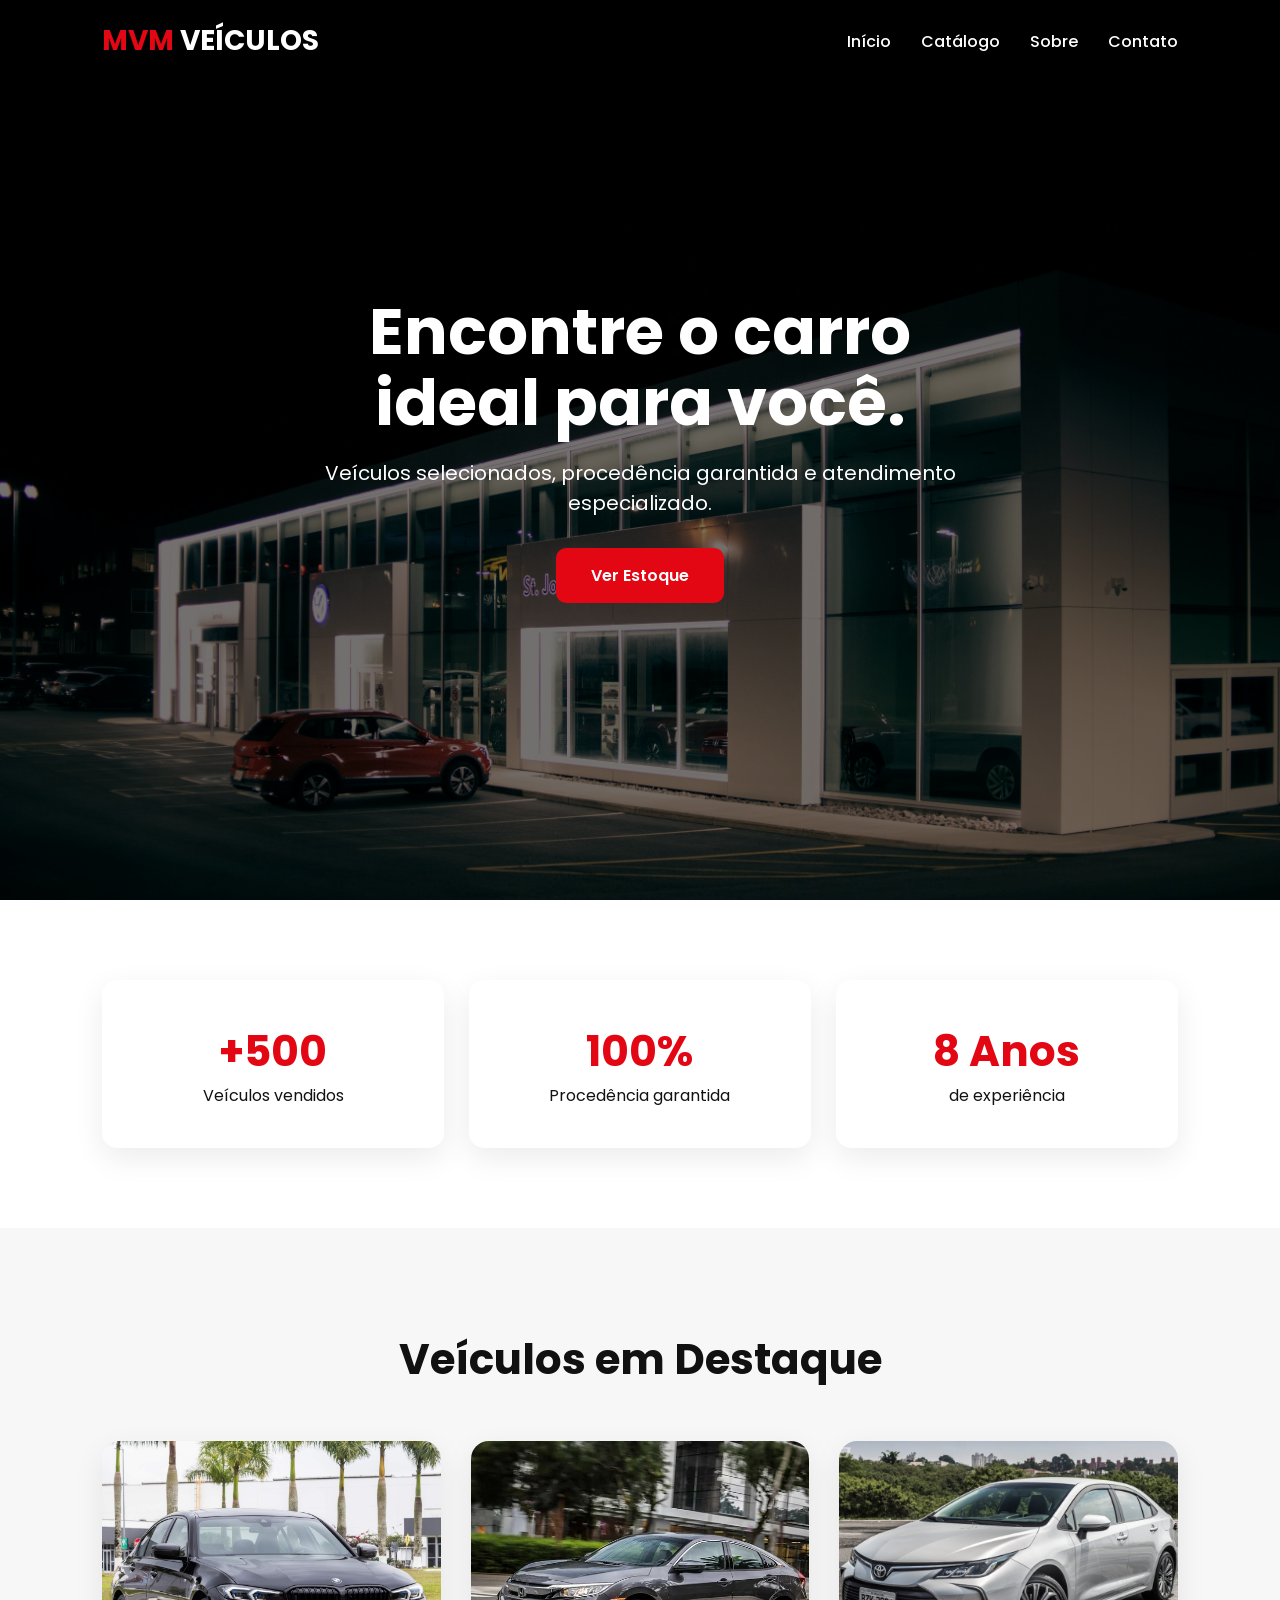
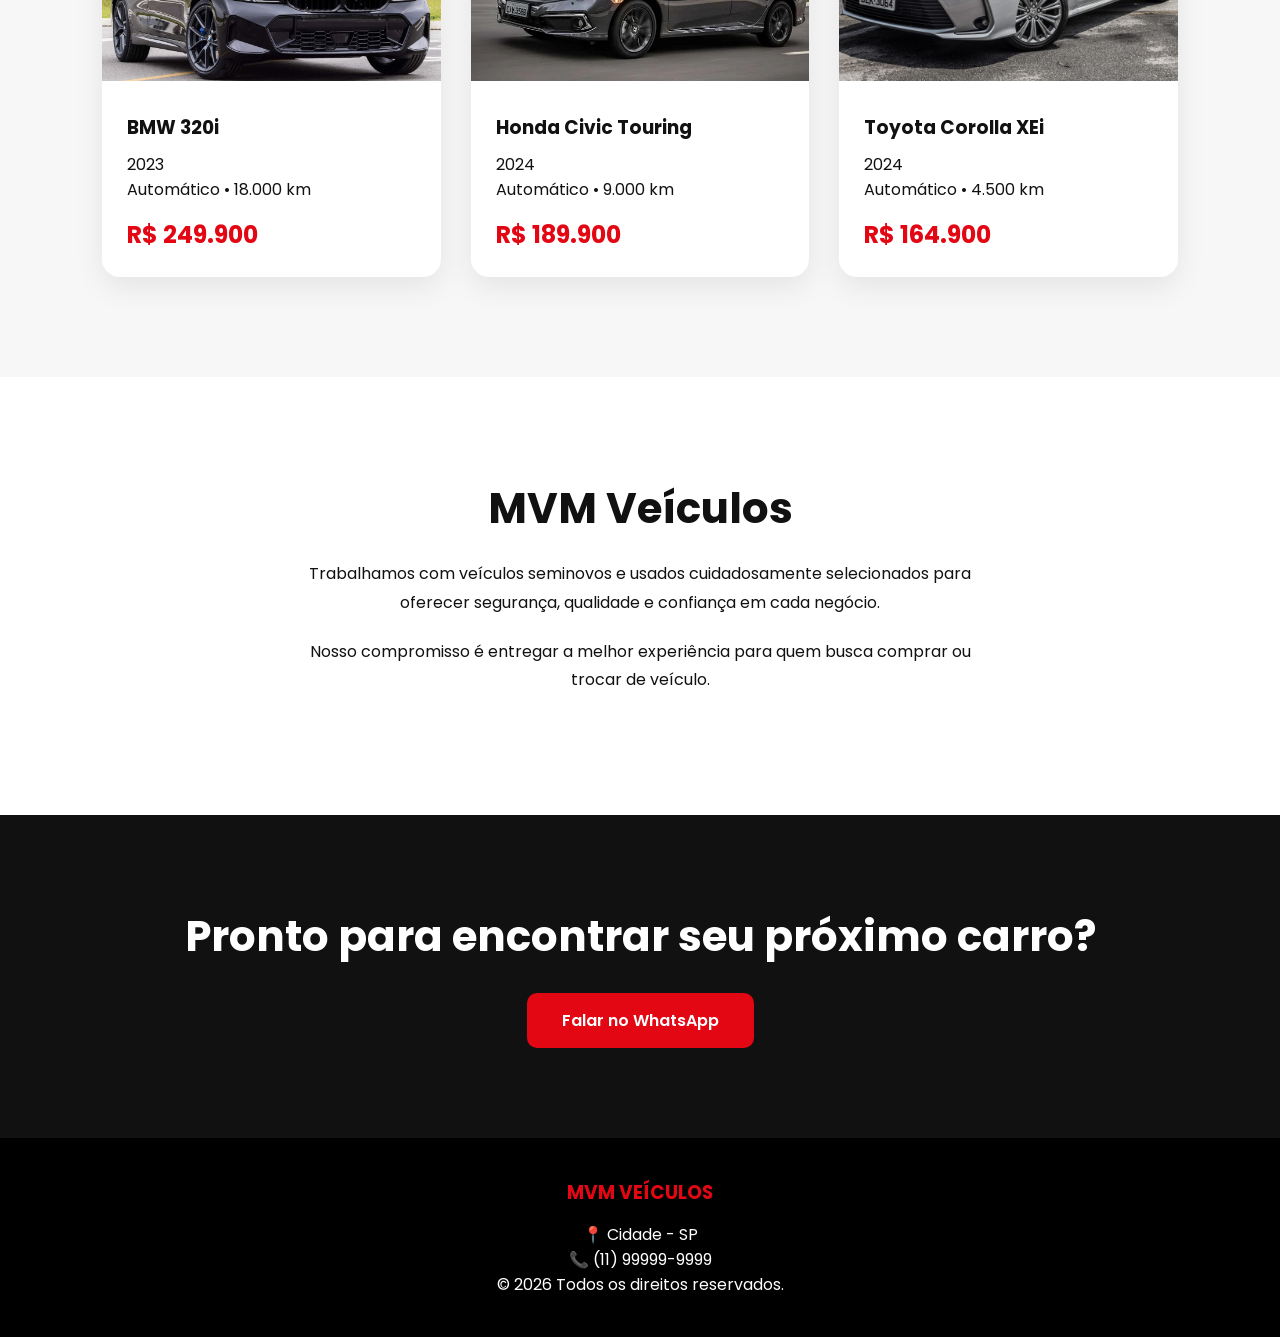
<file: index.html>
<!DOCTYPE html>
<html lang="pt-BR">
<head>
<meta charset="UTF-8">
<meta name="viewport" content="width=device-width, initial-scale=1.0">
<title>MVM Veículos</title>

<link rel="stylesheet" href="style.css">

<link rel="preconnect" href="https://fonts.googleapis.com">
<link href="https://fonts.googleapis.com/css2?family=Poppins:wght@300;400;500;600;700&display=swap" rel="stylesheet">
</head>

<body>

<header>
    <div class="logo">
        <span>MVM</span> VEÍCULOS
    </div>

    <nav>
        <a href="#inicio">Início</a>
        <a href="#catalogo">Catálogo</a>
        <a href="#sobre">Sobre</a>
        <a href="#contato">Contato</a>
    </nav>
</header>

<section class="hero" id="inicio">
    <div class="overlay"></div>

    <div class="hero-content reveal">
        <h1>Encontre o carro ideal para você.</h1>

        <p>
            Veículos selecionados, procedência garantida
            e atendimento especializado.
        </p>

        <a href="#catalogo" class="btn">
            Ver Estoque
        </a>
    </div>
</section>

<section class="destaques reveal">
    <div class="card-info">
        <h3>+500</h3>
        <p>Veículos vendidos</p>
    </div>

    <div class="card-info">
        <h3>100%</h3>
        <p>Procedência garantida</p>
    </div>

    <div class="card-info">
        <h3>8 Anos</h3>
        <p>de experiência</p>
    </div>
</section>

<section id="catalogo" class="catalogo">

    <div class="section-title reveal">
        <h2>Veículos em Destaque</h2>
    </div>

    <div class="cars-grid">

       <a href="bmw.html" class="car-link">

    <div class="car-card reveal">
        <img src="bmw.jpg">

        <div class="car-content">
            <h3>BMW 320i</h3>
            <span>2023</span>
            <p>Automático • 18.000 km</p>
            <strong>R$ 249.900</strong>
        </div>
    </div>

</a>

        <a href="civic.html" class="car-link">

    <div class="car-card reveal">
        <img src="civic.webp">

        <div class="car-content">
            <h3>Honda Civic Touring</h3>
            <span>2024</span>
            <p>Automático • 9.000 km</p>
            <strong>R$ 189.900</strong>
        </div>
    </div>

</a>

        <a href="corolla.html" class="car-link">

    <div class="car-card reveal">
        <img src="corolla.jpg">

        <div class="car-content">
            <h3>Toyota Corolla XEi</h3>
            <span>2024</span>
            <p>Automático • 4.500 km</p>
            <strong>R$ 164.900</strong>
        </div>
    </div>

</a>

    </div>

</section>

<section id="sobre" class="sobre">

    <div class="sobre-container reveal">

        <div class="sobre-texto">
            <h2>MVM Veículos</h2>

            <p>
                Trabalhamos com veículos seminovos e usados
                cuidadosamente selecionados para oferecer
                segurança, qualidade e confiança em cada negócio.
            </p>

            <p>
                Nosso compromisso é entregar a melhor experiência
                para quem busca comprar ou trocar de veículo.
            </p>
        </div>

    </div>

</section>

<section class="cta reveal">

    <h2>Pronto para encontrar seu próximo carro?</h2>

    <a href="https://wa.me/5500000000000" target="_blank">
        Falar no WhatsApp
    </a>

</section>

<footer id="contato">

    <h3>MVM VEÍCULOS</h3>

    <p>📍  Cidade - SP</p>
    <p>📞 (11) 99999-9999</p>

    <span>© 2026 Todos os direitos reservados.</span>

</footer>

<script src="script.js"></script>

</body>
</html>
</file>
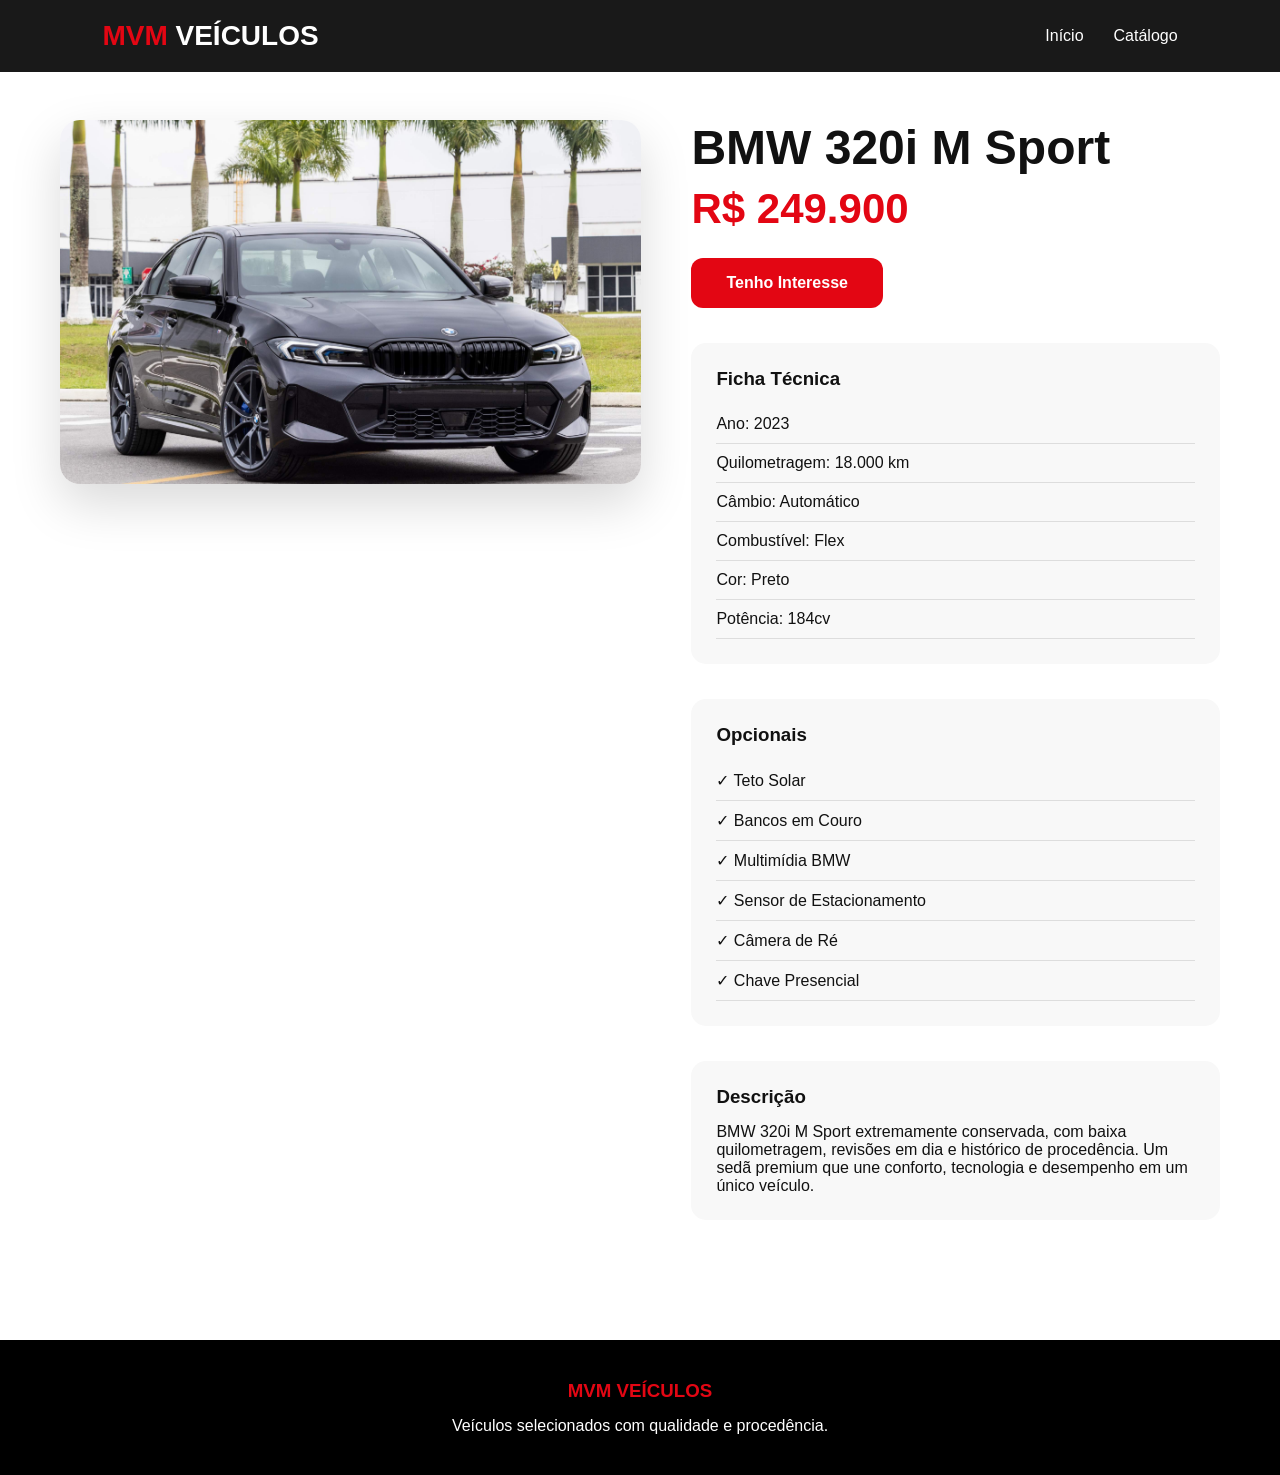
<file: bmw.html>
<!DOCTYPE html>
<html lang="pt-BR">

<head>
<meta charset="UTF-8">
<meta name="viewport" content="width=device-width, initial-scale=1.0">

<title>BMW 320i M Sport | MVM Veículos</title>

<link rel="stylesheet" href="style.css">

<style>

.carro-detalhes{
max-width:1200px;
margin:120px auto;
padding:0 20px;
}

.carro-grid{
display:grid;
grid-template-columns:1.1fr 1fr;
gap:50px;
align-items:start;
}

.carro-imagem img{
width:100%;
border-radius:20px;
box-shadow:0 20px 50px rgba(0,0,0,.15);
}

.carro-info h1{
font-size:48px;
margin-bottom:10px;
color:#111;
}

.preco{
font-size:42px;
font-weight:700;
color:#e30613;
margin-bottom:25px;
}

.btn-whatsapp{
display:inline-block;
padding:16px 35px;
background:#e30613;
color:white;
text-decoration:none;
font-weight:600;
border-radius:12px;
transition:.3s;
}

.btn-whatsapp:hover{
transform:translateY(-3px);
}

.ficha,
.opcionais,
.descricao{
margin-top:35px;
background:#f8f8f8;
padding:25px;
border-radius:15px;
}

.ficha h3,
.opcionais h3,
.descricao h3{
margin-bottom:15px;
}

.ficha ul,
.opcionais ul{
list-style:none;
}

.ficha li,
.opcionais li{
padding:10px 0;
border-bottom:1px solid #ddd;
}

.relacionados{
max-width:1200px;
margin:80px auto;
padding:0 20px;
}

.relacionados h2{
margin-bottom:30px;
font-size:32px;
}

.relacionados-grid{
display:grid;
grid-template-columns:repeat(auto-fit,minmax(250px,1fr));
gap:25px;
}

.relacionado-card{
background:white;
border-radius:18px;
overflow:hidden;
box-shadow:0 10px 30px rgba(0,0,0,.08);
transition:.3s;
text-decoration:none;
color:#111;
}

.relacionado-card:hover{
transform:translateY(-10px);
}

.relacionado-card img{
width:100%;
height:180px;
object-fit:cover;
}

.relacionado-card div{
padding:20px;
}

.relacionado-card h3{
margin-bottom:10px;
}

.relacionado-card strong{
color:#e30613;
}

@media(max-width:900px){

.carro-grid{
grid-template-columns:1fr;
}

.carro-info h1{
font-size:36px;
}

.preco{
font-size:34px;
}

}

</style>

</head>

<body>

<header>
<div class="logo">
<span>MVM</span> VEÍCULOS
</div>

<nav>
<a href="index.html">Início</a>
<a href="index.html#catalogo">Catálogo</a>
</nav>
</header>

<section class="carro-detalhes">

<div class="carro-grid">

<div class="carro-imagem">
<img src="bmw.jpg" alt="BMW 320i">
</div>

<div class="carro-info">

<h1>BMW 320i M Sport</h1>

<div class="preco">
R$ 249.900
</div>

<a href="https://wa.me/5579999999999" class="btn-whatsapp">
Tenho Interesse
</a>

<div class="ficha">

<h3>Ficha Técnica</h3>

<ul>
<li>Ano: 2023</li>
<li>Quilometragem: 18.000 km</li>
<li>Câmbio: Automático</li>
<li>Combustível: Flex</li>
<li>Cor: Preto</li>
<li>Potência: 184cv</li>
</ul>

</div>

<div class="opcionais">

<h3>Opcionais</h3>

<ul>
<li>✓ Teto Solar</li>
<li>✓ Bancos em Couro</li>
<li>✓ Multimídia BMW</li>
<li>✓ Sensor de Estacionamento</li>
<li>✓ Câmera de Ré</li>
<li>✓ Chave Presencial</li>
</ul>

</div>

<div class="descricao">

<h3>Descrição</h3>

<p>
BMW 320i M Sport extremamente conservada, com baixa quilometragem,
revisões em dia e histórico de procedência. Um sedã premium que une
conforto, tecnologia e desempenho em um único veículo.
</p>

</div>

</div>

</div>

</section>



</div>

</section>

<footer>

<h3>MVM VEÍCULOS</h3>

<p>Veículos selecionados com qualidade e procedência.</p>

</footer>

</body>

</html>
</file>
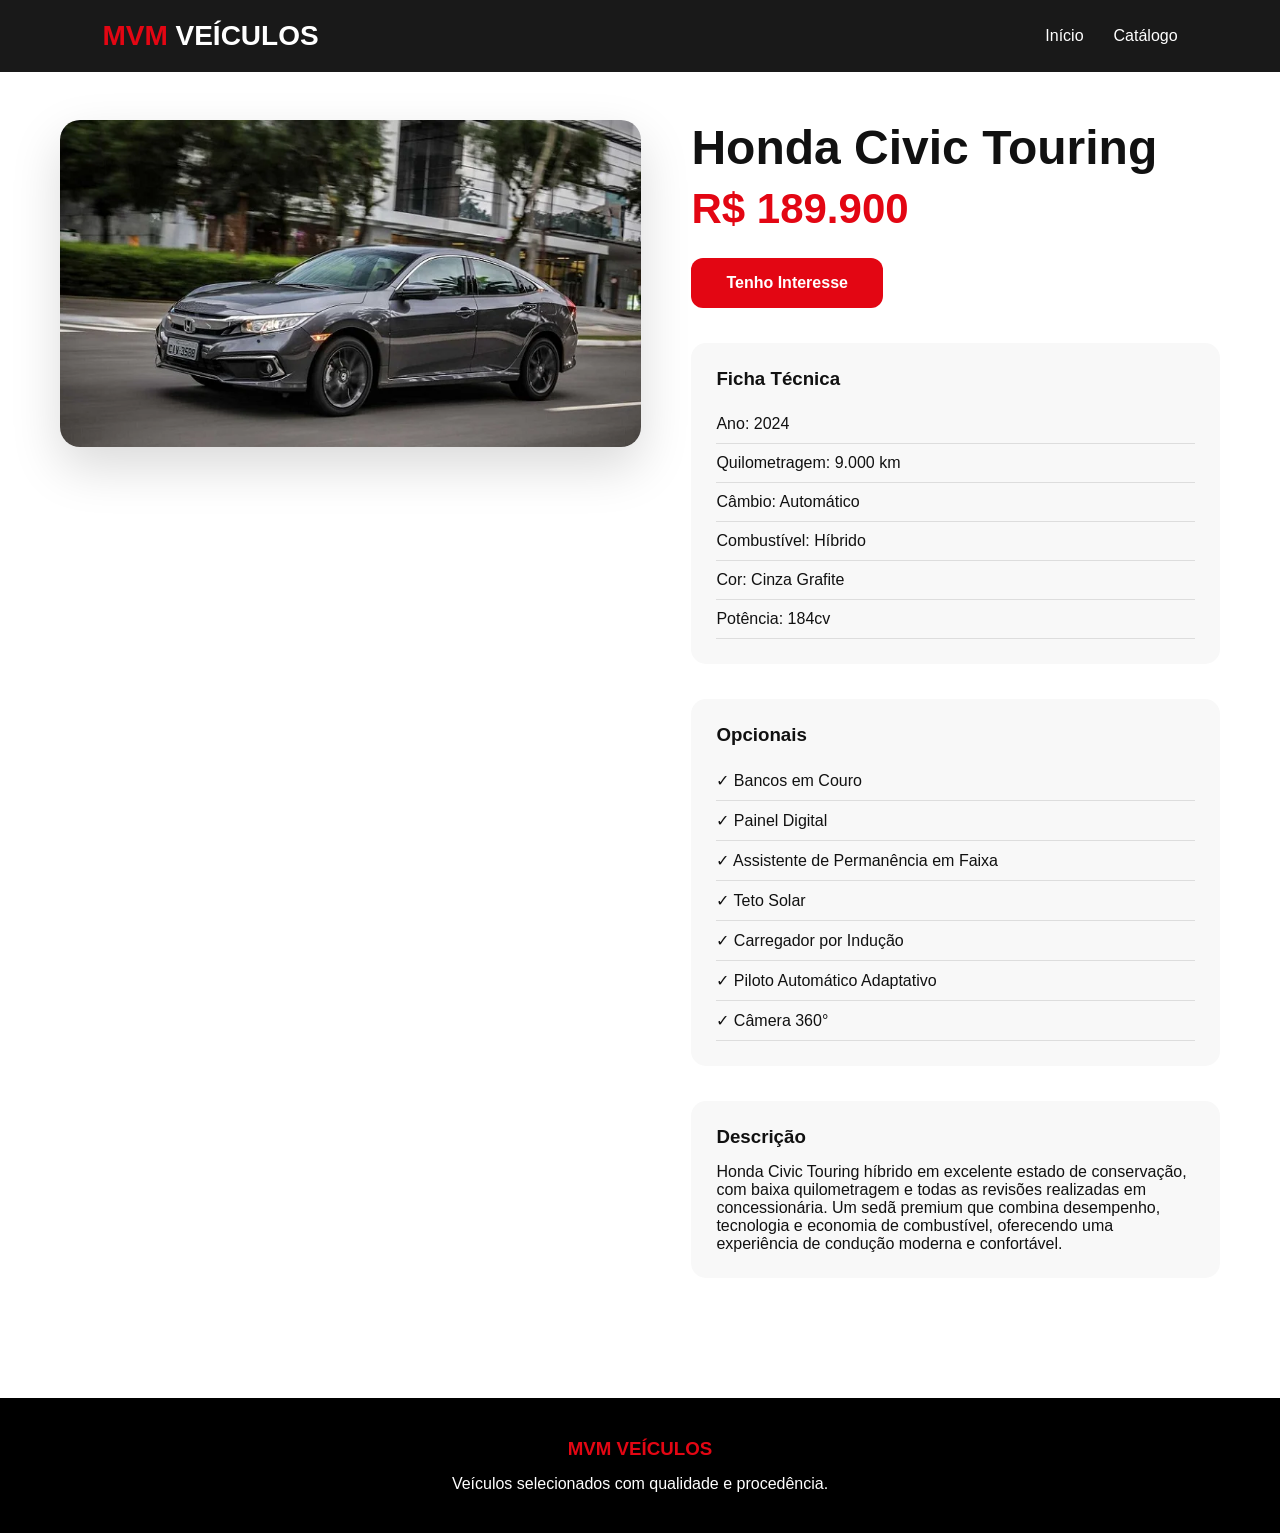
<file: civic.html>
<!DOCTYPE html>

<html lang="pt-BR">

<head>
<meta charset="UTF-8">
<meta name="viewport" content="width=device-width, initial-scale=1.0">

<title>Honda Civic Touring | MVM Veículos</title>

<link rel="stylesheet" href="style.css">

<style>

.carro-detalhes{
max-width:1200px;
margin:120px auto;
padding:0 20px;
}

.carro-grid{
display:grid;
grid-template-columns:1.1fr 1fr;
gap:50px;
align-items:start;
}

.carro-imagem img{
width:100%;
border-radius:20px;
box-shadow:0 20px 50px rgba(0,0,0,.15);
}

.carro-info h1{
font-size:48px;
margin-bottom:10px;
color:#111;
}

.preco{
font-size:42px;
font-weight:700;
color:#e30613;
margin-bottom:25px;
}

.btn-whatsapp{
display:inline-block;
padding:16px 35px;
background:#e30613;
color:white;
text-decoration:none;
font-weight:600;
border-radius:12px;
transition:.3s;
}

.btn-whatsapp:hover{
transform:translateY(-3px);
}

.ficha,
.opcionais,
.descricao{
margin-top:35px;
background:#f8f8f8;
padding:25px;
border-radius:15px;
}

.ficha h3,
.opcionais h3,
.descricao h3{
margin-bottom:15px;
}

.ficha ul,
.opcionais ul{
list-style:none;
}

.ficha li,
.opcionais li{
padding:10px 0;
border-bottom:1px solid #ddd;
}

@media(max-width:900px){

.carro-grid{
grid-template-columns:1fr;
}

.carro-info h1{
font-size:36px;
}

.preco{
font-size:34px;
}

}

</style>

</head>

<body>

<header>
<div class="logo">
<span>MVM</span> VEÍCULOS
</div>

<nav>
<a href="index.html">Início</a>
<a href="index.html#catalogo">Catálogo</a>
</nav>
</header>

<section class="carro-detalhes">

<div class="carro-grid">

<div class="carro-imagem">
<img src="civic.webp" alt="Honda Civic Touring">
</div>

<div class="carro-info">

<h1>Honda Civic Touring</h1>

<div class="preco">
R$ 189.900
</div>

<a href="https://wa.me/5579999999999" class="btn-whatsapp">
Tenho Interesse
</a>

<div class="ficha">

<h3>Ficha Técnica</h3>

<ul>
<li>Ano: 2024</li>
<li>Quilometragem: 9.000 km</li>
<li>Câmbio: Automático</li>
<li>Combustível: Híbrido</li>
<li>Cor: Cinza Grafite</li>
<li>Potência: 184cv</li>
</ul>

</div>

<div class="opcionais">

<h3>Opcionais</h3>

<ul>
<li>✓ Bancos em Couro</li>
<li>✓ Painel Digital</li>
<li>✓ Assistente de Permanência em Faixa</li>
<li>✓ Teto Solar</li>
<li>✓ Carregador por Indução</li>
<li>✓ Piloto Automático Adaptativo</li>
<li>✓ Câmera 360°</li>
</ul>

</div>

<div class="descricao">

<h3>Descrição</h3>

<p>
Honda Civic Touring híbrido em excelente estado de conservação,
com baixa quilometragem e todas as revisões realizadas em concessionária.
Um sedã premium que combina desempenho, tecnologia e economia de combustível,
oferecendo uma experiência de condução moderna e confortável.
</p>

</div>

</div>

</div>

</section>

<footer>

<h3>MVM VEÍCULOS</h3>

<p>Veículos selecionados com qualidade e procedência.</p>

</footer>

</body>

</html>
</file>
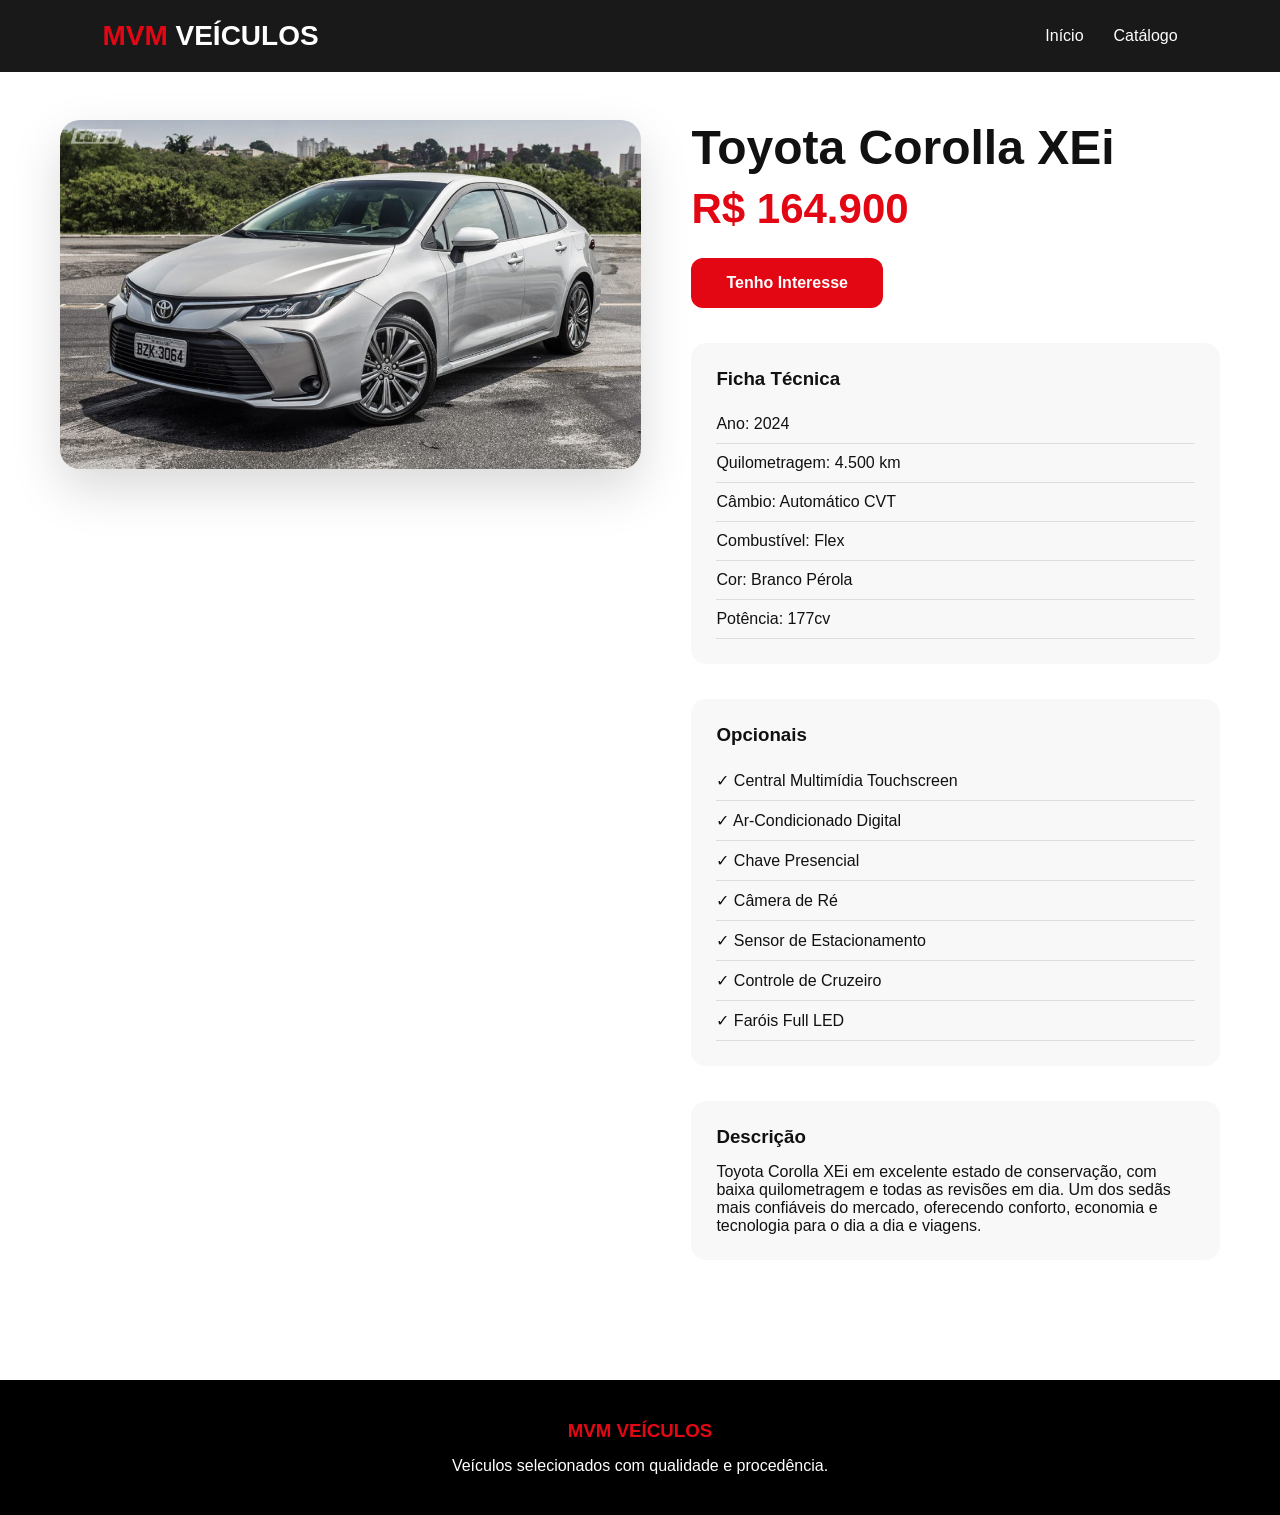
<file: corolla.html>
<!DOCTYPE html>

<html lang="pt-BR">

<head>
<meta charset="UTF-8">
<meta name="viewport" content="width=device-width, initial-scale=1.0">

<title>Toyota Corolla XEi | MVM Veículos</title>

<link rel="stylesheet" href="style.css">

<style>

.carro-detalhes{
max-width:1200px;
margin:120px auto;
padding:0 20px;
}

.carro-grid{
display:grid;
grid-template-columns:1.1fr 1fr;
gap:50px;
align-items:start;
}

.carro-imagem img{
width:100%;
border-radius:20px;
box-shadow:0 20px 50px rgba(0,0,0,.15);
}

.carro-info h1{
font-size:48px;
margin-bottom:10px;
color:#111;
}

.preco{
font-size:42px;
font-weight:700;
color:#e30613;
margin-bottom:25px;
}

.btn-whatsapp{
display:inline-block;
padding:16px 35px;
background:#e30613;
color:white;
text-decoration:none;
font-weight:600;
border-radius:12px;
transition:.3s;
}

.btn-whatsapp:hover{
transform:translateY(-3px);
}

.ficha,
.opcionais,
.descricao{
margin-top:35px;
background:#f8f8f8;
padding:25px;
border-radius:15px;
}

.ficha h3,
.opcionais h3,
.descricao h3{
margin-bottom:15px;
}

.ficha ul,
.opcionais ul{
list-style:none;
}

.ficha li,
.opcionais li{
padding:10px 0;
border-bottom:1px solid #ddd;
}

@media(max-width:900px){

.carro-grid{
grid-template-columns:1fr;
}

.carro-info h1{
font-size:36px;
}

.preco{
font-size:34px;
}

}

</style>

</head>

<body>

<header>
<div class="logo">
<span>MVM</span> VEÍCULOS
</div>

<nav>
<a href="index.html">Início</a>
<a href="index.html#catalogo">Catálogo</a>
</nav>
</header>

<section class="carro-detalhes">

<div class="carro-grid">

<div class="carro-imagem">
<img src="corolla.jpg" alt="Toyota Corolla XEi">
</div>

<div class="carro-info">

<h1>Toyota Corolla XEi</h1>

<div class="preco">
R$ 164.900
</div>

<a href="https://wa.me/5579999999999" class="btn-whatsapp">
Tenho Interesse
</a>

<div class="ficha">

<h3>Ficha Técnica</h3>

<ul>
<li>Ano: 2024</li>
<li>Quilometragem: 4.500 km</li>
<li>Câmbio: Automático CVT</li>
<li>Combustível: Flex</li>
<li>Cor: Branco Pérola</li>
<li>Potência: 177cv</li>
</ul>

</div>

<div class="opcionais">

<h3>Opcionais</h3>

<ul>
<li>✓ Central Multimídia Touchscreen</li>
<li>✓ Ar-Condicionado Digital</li>
<li>✓ Chave Presencial</li>
<li>✓ Câmera de Ré</li>
<li>✓ Sensor de Estacionamento</li>
<li>✓ Controle de Cruzeiro</li>
<li>✓ Faróis Full LED</li>
</ul>

</div>

<div class="descricao">

<h3>Descrição</h3>

<p>
Toyota Corolla XEi em excelente estado de conservação,
com baixa quilometragem e todas as revisões em dia.
Um dos sedãs mais confiáveis do mercado, oferecendo
conforto, economia e tecnologia para o dia a dia e viagens.
</p>

</div>

</div>

</div>

</section>

<footer>

<h3>MVM VEÍCULOS</h3>

<p>Veículos selecionados com qualidade e procedência.</p>

</footer>

</body>

</html>
</file>
<file: style.css>
*{
margin:0;
padding:0;
box-sizing:border-box;
font-family:'Poppins',sans-serif;
scroll-behavior:smooth;
}

body{
background:#fff;
color:#111;
}

header{
position:fixed;
top:0;
width:100%;
display:flex;
justify-content:space-between;
align-items:center;
padding:20px 8%;
background:rgba(0,0,0,.9);
backdrop-filter:blur(10px);
z-index:999;
}

.logo{
font-size:28px;
font-weight:700;
color:white;
}

.logo span{
color:#e30613;
}

nav{
display:flex;
gap:30px;
}

nav a{
color:white;
text-decoration:none;
font-weight:500;
transition:.3s;
}

nav a:hover{
color:#e30613;
}

.hero{
height:100vh;
background:url('lojadecarro.jpg') center center/cover;
display:flex;
justify-content:center;
align-items:center;
position:relative;
}

.overlay{
position:absolute;
inset:0;
background:rgba(0,0,0,.55);
}

.hero-content{
position:relative;
text-align:center;
color:white;
max-width:700px;
padding:20px;
}

.hero-content h1{
font-size:64px;
line-height:1.1;
margin-bottom:20px;
}

.hero-content p{
font-size:20px;
margin-bottom:30px;
}

.btn{
display:inline-block;
padding:15px 35px;
background:#e30613;
color:white;
text-decoration:none;
border-radius:10px;
font-weight:600;
transition:.3s;
}

.btn:hover{
transform:translateY(-3px);
}

.destaques{
padding:80px 8%;
display:grid;
grid-template-columns:repeat(3,1fr);
gap:25px;
}

.card-info{
background:#fff;
padding:40px;
text-align:center;
border-radius:15px;
box-shadow:0 10px 30px rgba(0,0,0,.08);
}

.card-info h3{
font-size:42px;
color:#e30613;
}

.catalogo{
padding:100px 8%;
background:#f7f7f7;
}

.section-title{
text-align:center;
margin-bottom:50px;
}

.section-title h2{
font-size:42px;
}

.cars-grid{
display:grid;
grid-template-columns:repeat(auto-fit,minmax(320px,1fr));
gap:30px;
}

.car-card{
background:white;
border-radius:18px;
overflow:hidden;
box-shadow:0 10px 30px rgba(0,0,0,.08);
transition:.4s;
cursor:pointer;
position:relative;
}

.car-card:hover{
transform:translateY(-15px);
box-shadow:0 20px 50px rgba(0,0,0,.15);
}

.car-card img{
width:100%;
height:240px;
object-fit:cover;
transition:.5s;
}

.car-card:hover img{
transform:scale(1.05);
}

.car-content{
padding:25px;
}

.car-content h3{
margin-bottom:10px;
}

.car-content strong{
display:block;
margin-top:15px;
font-size:24px;
color:#e30613;
}

.sobre{
padding:100px 8%;
}

.sobre-texto{
max-width:700px;
margin:auto;
text-align:center;
}

.sobre-texto h2{
font-size:42px;
margin-bottom:20px;
}

.sobre-texto p{
margin-bottom:20px;
line-height:1.8;
}

.cta{
background:#111;
padding:90px 8%;
text-align:center;
color:white;
}

.cta h2{
font-size:42px;
margin-bottom:25px;
}

.cta a{
display:inline-block;
padding:15px 35px;
background:#e30613;
border-radius:10px;
color:white;
text-decoration:none;
font-weight:600;
}

footer{
background:black;
color:white;
padding:40px;
text-align:center;
}

footer h3{
color:#e30613;
margin-bottom:15px;
}

.reveal{
opacity:0;
transform:translateY(80px);
transition:all .9s ease;
}

.reveal.active{
opacity:1;
transform:translateY(0);
}

@media(max-width:768px){

.hero-content h1{
font-size:42px;
}

.destaques{
grid-template-columns:1fr;
}

nav{
display:none;
}

}

.car-link{
    text-decoration:none;
    color:inherit;
    display:block;
}
</file>
